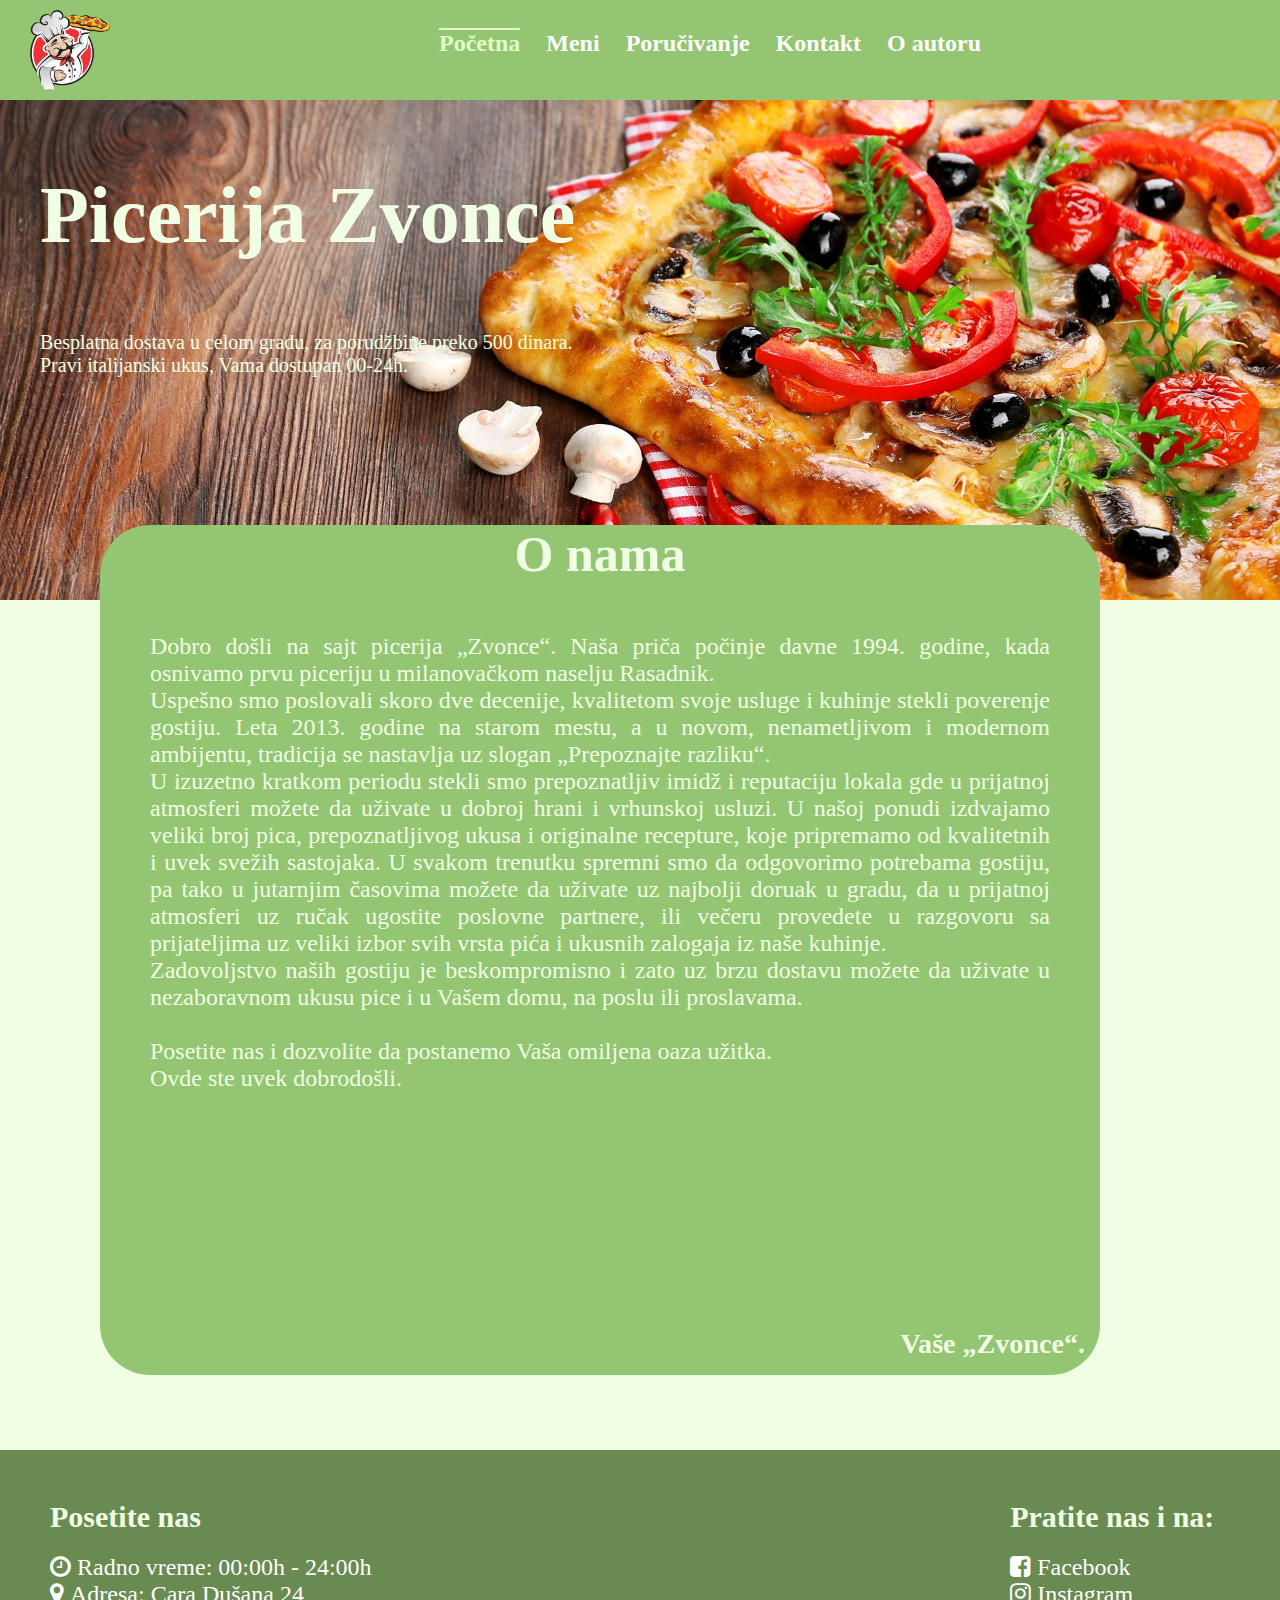
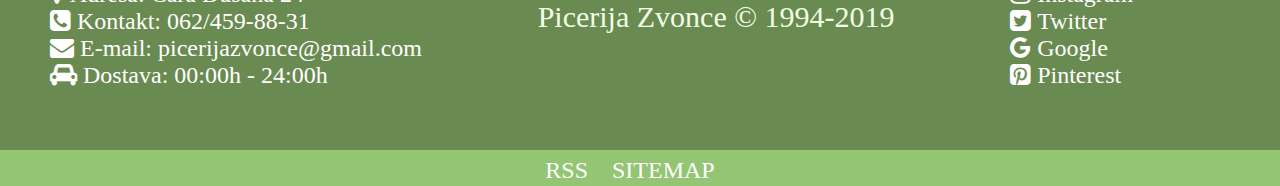
<file: PicerijaZvonce/PicerijaZvonce/index.html>
<!DOCTYPE html>
<html>
	<head>
		<title>Picerija Zvonce</title>
		<meta charset='UTF-8'/>
		<link rel='stylesheet' type='text/css' href='css/style.css'/>
		<link rel='shortcut icon' href='img/logo.ico'/>
		<link rel="stylesheet" href="https://cdnjs.cloudflare.com/ajax/libs/font-awesome/4.7.0/css/font-awesome.min.css"/>
		<meta name="author" content="aleksa&#46;strugarevic&#46;93&#46;19&#64;ict&#46;edu&#46;rs"/>
		<meta name="keywords" content="pica,picerija,zvonce,ukus,tradicija"/>
		<meta name='description' content='Dobro došli u piceriju Zvonce, uživajte u fenomenalnoj atmosferi i izvrsnom ukusu najpoznatijih pica po originalnoj italijanskoj recepturi.'/>
		<meta name='language' content='serbian'/>
	</head>
	<body>
		<div id='okvir'>
			<header id='header'>
				<div id="logo">
					<a href='index.html'><img src='img/logo.png' alt='logo' title='zvonce'/></a>
				</div>
				<div id='meni'>
					<ul>
						<li><a class="active" href="index.html">Početna</a></li>
						<li><a href='meni.html'>Meni</a></li>
						<li><a href='poručivanje.html'>Poručivanje</a></li>
						<li><a href='kontakt.html'>Kontakt</a></li>
						<li><a href='autor.html'>O autoru</a></li>
					</ul>
				</div>
				<div class='cistac'></div>
			</header>
			<div id='slajder'>
				<h1>Picerija Zvonce</h1>
				<p>Besplatna dostava u celom gradu, za porudžbine preko 500 dinara.<br/>Pravi italijanski ukus, Vama dostupan 00-24h. </p>
			</div>
			<div id='bio'>
				<h2>O nama</h2>
				<p>Dobro došli na sajt picerija „Zvonce“. Naša priča počinje davne 1994. godine, kada osnivamo prvu piceriju u milanovačkom naselju Rasadnik. <br/>

				Uspešno smo poslovali skoro dve decenije, kvalitetom svoje usluge i kuhinje stekli poverenje gostiju. Leta 2013. godine na starom mestu, a u novom, 
				nenametljivom i modernom ambijentu, tradicija se nastavlja uz slogan „Prepoznajte razliku“. <br/>
				 U izuzetno kratkom periodu stekli smo prepoznatljiv imidž i reputaciju lokala gde u prijatnoj atmosferi možete da uživate u dobroj hrani i vrhunskoj usluzi. U našoj ponudi izdvajamo veliki broj pica, prepoznatljivog ukusa i originalne recepture, 
				koje pripremamo od kvalitetnih i uvek svežih sastojaka. U svakom trenutku spremni smo da odgovorimo potrebama gostiju, pa tako u jutarnjim 
				časovima možete da uživate uz najbolji doruak u gradu, da u prijatnoj atmosferi uz ručak ugostite poslovne partnere, ili večeru provedete u razgovoru sa prijateljima uz veliki izbor svih vrsta pića i ukusnih zalogaja iz naše kuhinje. <br/>
				Zadovoljstvo naših gostiju je beskompromisno i zato uz brzu dostavu možete da uživate u nezaboravnom ukusu pice i u Vašem domu, na poslu ili proslavama. <br/><br/> Posetite nas i dozvolite da postanemo Vaša omiljena oaza užitka. <br/> Ovde ste uvek dobrodošli.<br/><br/>
				</p>
			<div id='potpis'> <h3>Vaše „Zvonce“.</h3>
			</div>
			</div>
			<footer id='footer'>
				<div class='info'>
					<h3>Posetite nas</h3>
					<ul>
						<li><a href='kontakt.html'><i class="fa fa-clock-o">&nbsp;Radno vreme: 00:00h - 24:00h</i></a></li> 
						<li><a href='kontakt.html'><i class="fa fa-map-marker">&nbsp;Adresa: Cara Dušana 24</i></a></li> 
						<li><a href='kontakt.html'><i class="fa fa-phone-square">&nbsp;Kontakt: 062/459-88-31</i></a></li> 
						<li><a href='kontakt.html'><i class="fa fa-envelope">&nbsp;E-mail: picerijazvonce&#64;gmail&#46;com</i></a></li>
						<li><a href='kontakt.html'><i class="fa fa-automobile">&nbsp;Dostava: 00:00h - 24:00h</i></a></li>
					</ul>
				</div>
				<div class='info'>
					<p>Picerija Zvonce &copy; 1994-2019</p>
				</div>	
				<div class='info'>
					<h3>Pratite nas i na:</h3>
					<ul>
						<li><a href='https://sr-rs.facebook.com/'target='_blank'><i class='fa fa-facebook-square'>&nbsp;Facebook</i></a></li> 
						<li><a href='https://www.instagram.com/'target='_blank'><i class='fa fa-instagram'>&nbsp;Instagram</i></a></li> 
						<li><a href='https://twitter.com/'target='_blank'><i class='fa fa-twitter-square'>&nbsp;Twitter</i></a></li> 
						<li><a href='https://accounts.google.com/signin/v2/identifier?service=mail&passive=true&rm=false&continue=https%3A%2F%2Fmail.google.com%2Fmail%2F&ss=1&scc=1&ltmpl=default&ltmplcache=2&emr=1&osid=1&flowName=GlifWebSignIn&flowEntry=ServiceLogin'target='_blank'><i class='fa fa-google'>&nbsp;Google</i></a></li> 
						<li><a href='https://www.pinterest.com/'target='_blank'><i class='fa fa-pinterest-square'>&nbsp;Pinterest</i></a></li>
                       </ul>
				</div>
				<div class='cistac'></div>
			</footer>
			<div id='rs'>
					<ul>
						<li><a href='rss.xml' target='_blank'>RSS</a></li>
				        <li><a href="sitemap.xml" target='_blank'>SITEMAP</a></li>
					</ul>
				</div>
		</div>
	</body>
</html>
</file>
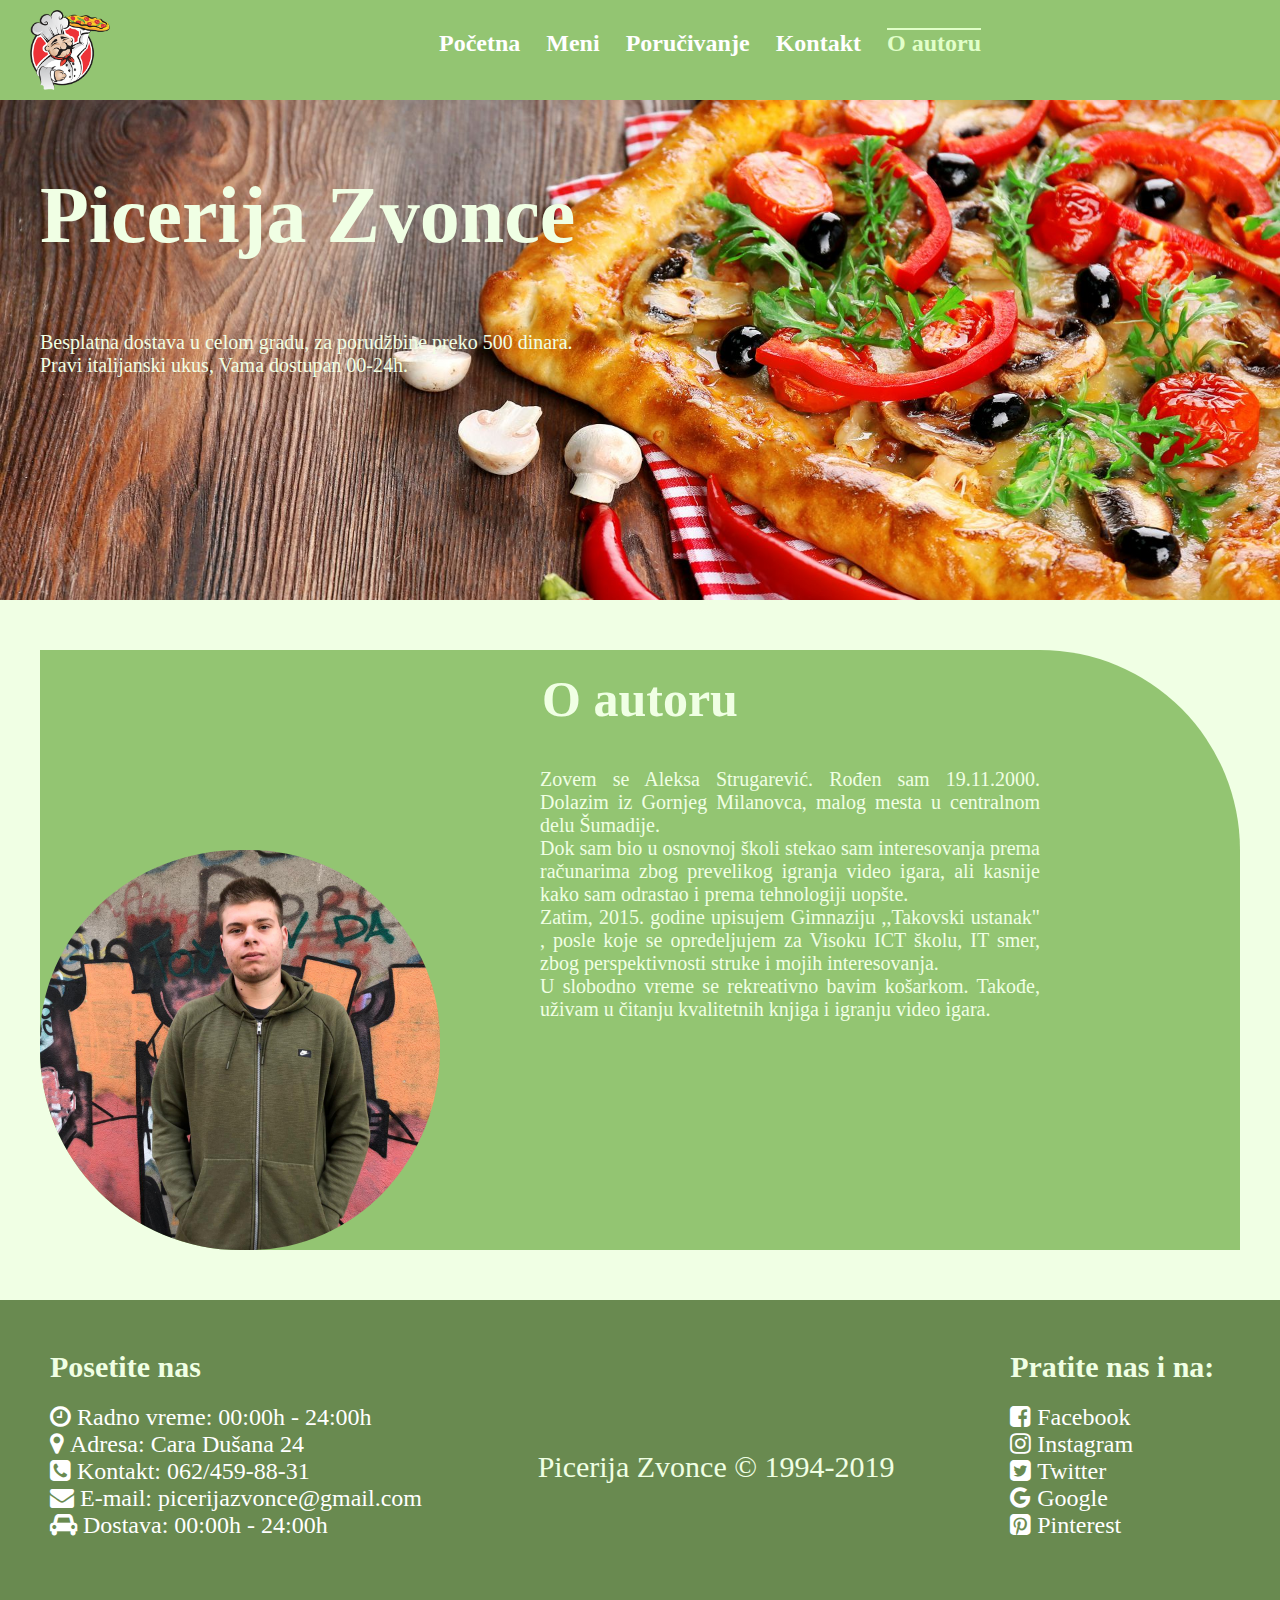
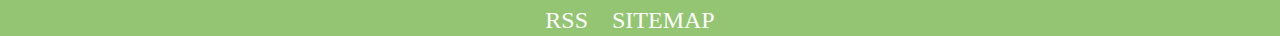
<file: PicerijaZvonce/PicerijaZvonce/autor.html>
<!DOCTYPE html>
<html>
	<head>
		<title>Picerija Zvonce</title>
		<meta charset='UTF-8'/>
		<link rel='stylesheet' type='text/css' href='css/style.css'/>
		<link rel='shortcut icon' href='img/logo.ico'/>
		<link rel="stylesheet" href="https://cdnjs.cloudflare.com/ajax/libs/font-awesome/4.7.0/css/font-awesome.min.css"/>
		<meta name="author" content="aleksa&#46;strugarevic&#46;93&#46;19&#64;ict&#46;edu&#46;rs"/>
		<meta name="keywords" content="autor,biografija,ICT,škola,IT"/>
		<meta name='description' content='Na ovoj stranici možete pogledajte najsažetiji vid moje biografije u dosadašnjem delu života.'/>
		<meta name='language' content='serbian'/>
	</head>
	<body>
		<div id='okvir'>
			<header id='header'>
				<div id="logo">
					<a href='index.html'><img src='img/logo.png' alt='logo' title='zvonce'/></a>
				</div>
				<div id='meni'>
					<ul>
						<li><a href="index.html">Početna</a></li>
						<li><a href='meni.html'>Meni</a></li>
						<li><a href='poručivanje.html'>Poručivanje</a></li>
						<li><a href='kontakt.html'>Kontakt</a></li>
						<li><a class="active" href='autor.html'>O autoru</a></li>
					</ul>
				</div>
				<div class='cistac'></div>
			</header>
			<div id='slajder'>
				<h1>Picerija Zvonce</h1>
				<p>Besplatna dostava u celom gradu, za porudžbine preko 500 dinara.<br/>Pravi italijanski ukus, Vama dostupan 00-24h. </p>
			</div>
			<div id='autor'>
				<div id='tekst'>
				<h2>O autoru</h2>
				<p>Zovem se Aleksa Strugarević. Rođen sam 19.11.2000. Dolazim iz Gornjeg Milanovca, malog mesta u centralnom delu Šumadije. <br/>
				Dok sam bio u osnovnoj školi stekao sam interesovanja prema računarima zbog prevelikog igranja video igara, ali kasnije kako sam odrastao i prema tehnologiji uopšte.<br/>
				Zatim, 2015. godine upisujem Gimnaziju ,,Takovski ustanak" , posle koje se opredeljujem za Visoku ICT školu, IT smer, zbog perspektivnosti struke i mojih interesovanja. <br/>
				U slobodno vreme se rekreativno bavim košarkom. Takođe, uživam u čitanju kvalitetnih knjiga i igranju video igara.</p> </div>
				<div id='slika'><img src='img/autor.jpg' alt='autor' title='autor' width='400px'height='400px'/></div>
				<div class='cistac'></div>
			</div>
			<footer id='footer'>
				<div class='info'>
					<h3>Posetite nas</h3>
					<ul>
						<li><a href='kontakt.html'><i class="fa fa-clock-o">&nbsp;Radno vreme: 00:00h - 24:00h</i></a></li> 
						<li><a href='kontakt.html'><i class="fa fa-map-marker">&nbsp;Adresa: Cara Dušana 24</i></a></li> 
						<li><a href='kontakt.html'><i class="fa fa-phone-square">&nbsp;Kontakt: 062/459-88-31</i></a></li> 
						<li><a href='kontakt.html'><i class="fa fa-envelope">&nbsp;E-mail: picerijazvonce&#64;gmail&#46;com</i></a></li>
						<li><a href='kontakt.html'><i class="fa fa-automobile">&nbsp;Dostava: 00:00h - 24:00h</i></a></li>
					</ul>
				</div>
				<div class='info'>
					<p>Picerija Zvonce &copy; 1994-2019</p>
				</div>
				<div class='info'>
					<h3>Pratite nas i na:</h3>
					<ul>
						<li><a href='https://sr-rs.facebook.com/'target='_blank'><i class='fa fa-facebook-square'>&nbsp;Facebook</i></a></li> 
						<li><a href='https://www.instagram.com/'target='_blank'><i class='fa fa-instagram'>&nbsp;Instagram</i></a></li> 
						<li><a href='https://twitter.com/'target='_blank'><i class='fa fa-twitter-square'>&nbsp;Twitter</i></a></li> 
						<li><a href='https://accounts.google.com/signin/v2/identifier?service=mail&passive=true&rm=false&continue=https%3A%2F%2Fmail.google.com%2Fmail%2F&ss=1&scc=1&ltmpl=default&ltmplcache=2&emr=1&osid=1&flowName=GlifWebSignIn&flowEntry=ServiceLogin'target='_blank'><i class='fa fa-google'>&nbsp;Google</i></a></li> 
						<li><a href='https://www.pinterest.com/'target='_blank'><i class='fa fa-pinterest-square'>&nbsp;Pinterest</i></a></li>
					</ul>
				</div>
				<div class='cistac'></div>
			</footer>
				<div id='rs'>
					<ul>
						<li><a href='rss.xml' target='_blank'>RSS</a></li>
				        <li><a href="sitemap.xml" target='_blank'>SITEMAP</a></li>
					</ul>
				</div>
		</div>
	</body>
</html>
</file>
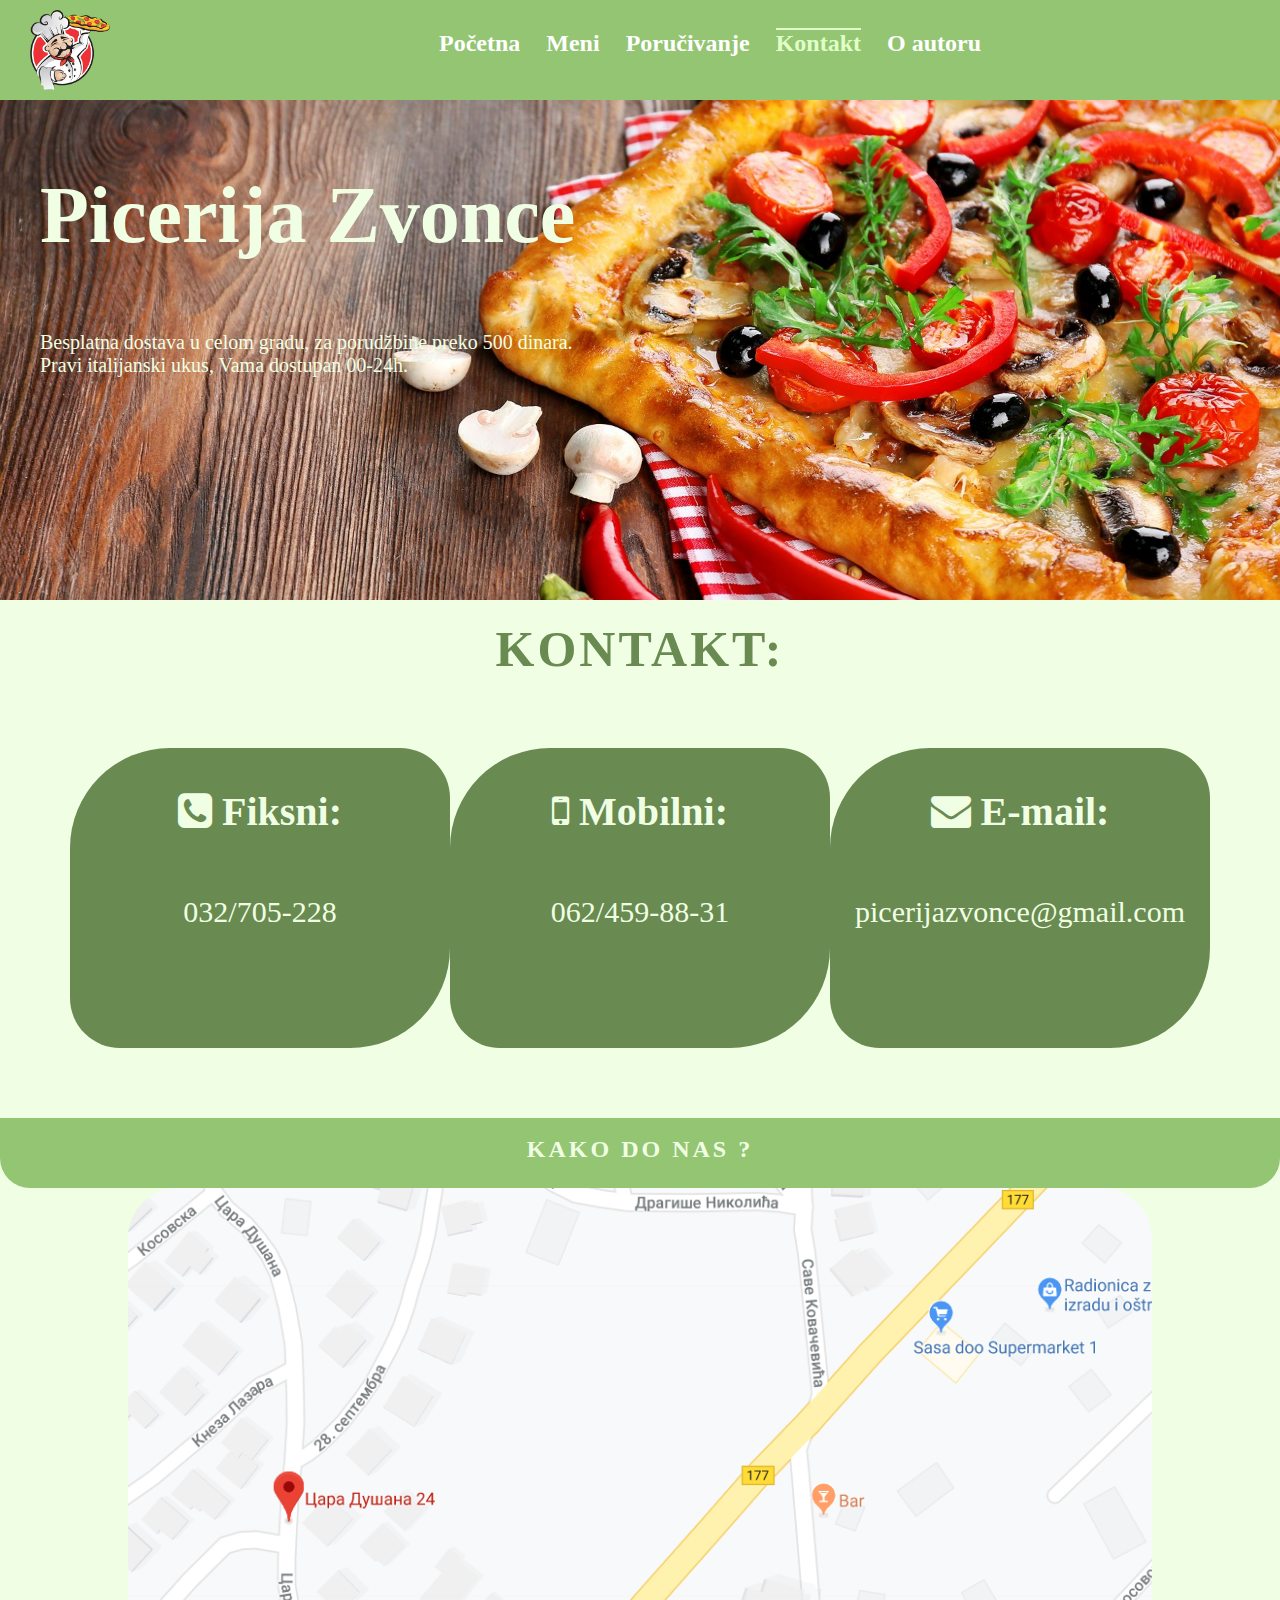
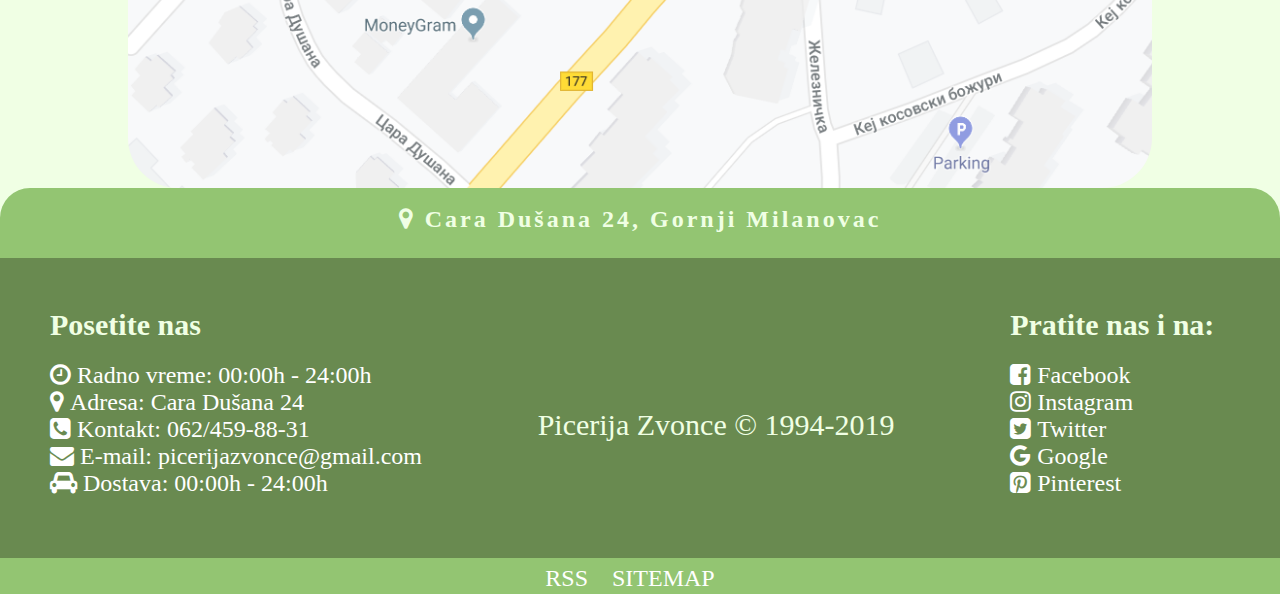
<file: PicerijaZvonce/PicerijaZvonce/kontakt.html>
<!DOCTYPE html>
<html>
	<head>
		<title>Picerija Zvonce</title>
		<meta charset='UTF-8'/>
		<link rel='stylesheet' type='text/css' href='css/style.css'/>
		<link rel='shortcut icon' href='img/logo.ico'/>
		<link rel="stylesheet" href="https://cdnjs.cloudflare.com/ajax/libs/font-awesome/4.7.0/css/font-awesome.min.css"/>
		<meta name="author" content="aleksa&#46;strugarevic&#46;93&#46;19&#64;ict&#46;edu&#46;rs"/>
		<meta name='description' content='Stranica kontakt je tako orjentisana da na najlakši mogući način dođete do informacija kao što su adresa,kontakt telefon,mail i mnoge druge...'/>
		<meta name="keywords" content="kontakt,fiksni,adresa,e-mail,mobilni"/>
		<meta name='language' content='serbian'/>
	</head>
	<body>
		<div id='okvir'>
			<header id='header'>
				<div id="logo">
					<a href='index.html'><img src='img/logo.png' alt='logo' title='zvonce'/></a>
				</div>
				<div id='meni'>
					<ul>
						<li><a  href="index.html">Početna</a></li>
						<li><a href='meni.html'>Meni</a></li>
						<li><a href='poručivanje.html'>Poručivanje</a></li>
						<li><a class="active" href='kontakt.html'>Kontakt</a></li>
						<li><a href='autor.html'>O autoru</a></li>
					</ul>
				</div>
				<div class='cistac'></div>
			</header>
			<div id='slajder'>
				<h1>Picerija Zvonce</h1>
				<p>Besplatna dostava u celom gradu, za porudžbine preko 500 dinara.<br/>Pravi italijanski ukus, Vama dostupan 00-24h. </p>
			</div>
			<div id='kontakti'>
				<div id='kontakttxt'>
					<h2>KONTAKT:</h2>
				</div>
				<div id='informations'>
					<div class='informacije'>
						<h3><i class='fa fa-phone-square'></i>&nbsp;Fiksni:</h3>
						<p>032/705-228</p>
					</div>
					<div class='informacije'>
						<h3><i class="fa fa-mobile"></i>&nbsp;Mobilni:</h3>
						<p>062/459-88-31</p>
					</div>
					<div class='informacije'>
						<h3><i class="fa fa-envelope"></i>&nbsp;E-mail:</h3>
						<p>picerijazvonce&#64;gmail&#46;com</p>
					</div>
				</div>
				<div id='text1'>
					<p>KAKO DO NAS ?</p>
				</div>
				<div id='kakoDoNas'>
				</div>
				<div id='text2'>
				<p><i class="fa fa-map-marker"></i>&nbsp;Cara Dušana 24, Gornji Milanovac</p>
				</div>
			</div>
			<footer id='footer'>
				<div class='info'>
					<h3>Posetite nas</h3>
					<ul>
						<li><a href='kontakt.html'><i class="fa fa-clock-o">&nbsp;Radno vreme: 00:00h - 24:00h</i></a></li> 
						<li><a href='kontakt.html'><i class="fa fa-map-marker">&nbsp;Adresa: Cara Dušana 24</i></a></li> 
						<li><a href='kontakt.html'><i class="fa fa-phone-square">&nbsp;Kontakt: 062/459-88-31</i></a></li> 
						<li><a href='kontakt.html'><i class="fa fa-envelope">&nbsp;E-mail: picerijazvonce&#64;gmail&#46;com</i></a></li>
						<li><a href='kontakt.html'><i class="fa fa-automobile">&nbsp;Dostava: 00:00h - 24:00h</i></a></li>
					</ul>
				</div>
				<div class='info'>
					<p>Picerija Zvonce &copy; 1994-2019</p>
				</div>				
				<div class='info'>				
					<h3>Pratite nas i na:</h3>
					<ul>
						<li><a href='https://sr-rs.facebook.com/'target='_blank'><i class='fa fa-facebook-square'>&nbsp;Facebook</i></a></li> 
						<li><a href='https://www.instagram.com/'target='_blank'><i class='fa fa-instagram'>&nbsp;Instagram</i></a></li> 
						<li><a href='https://twitter.com/'target='_blank'><i class='fa fa-twitter-square'>&nbsp;Twitter</i></a></li> 
						<li><a href='https://accounts.google.com/signin/v2/identifier?service=mail&passive=true&rm=false&continue=https%3A%2F%2Fmail.google.com%2Fmail%2F&ss=1&scc=1&ltmpl=default&ltmplcache=2&emr=1&osid=1&flowName=GlifWebSignIn&flowEntry=ServiceLogin'target='_blank'><i class='fa fa-google'>&nbsp;Google</i></a></li> 
						<li><a href='https://www.pinterest.com/'target='_blank'><i class='fa fa-pinterest-square'>&nbsp;Pinterest</i></a></li>
					</ul>
				</div>
				<div class='cistac'></div>
			</footer>
				<div id='rs'>
					<ul>
						<li><a href='rss.xml' target='_blank'>RSS</a></li>
				        <li><a href="sitemap.xml" target='_blank'>SITEMAP</a></li>
					</ul>
				</div>
		</div>
	</body>
</html>
</file>
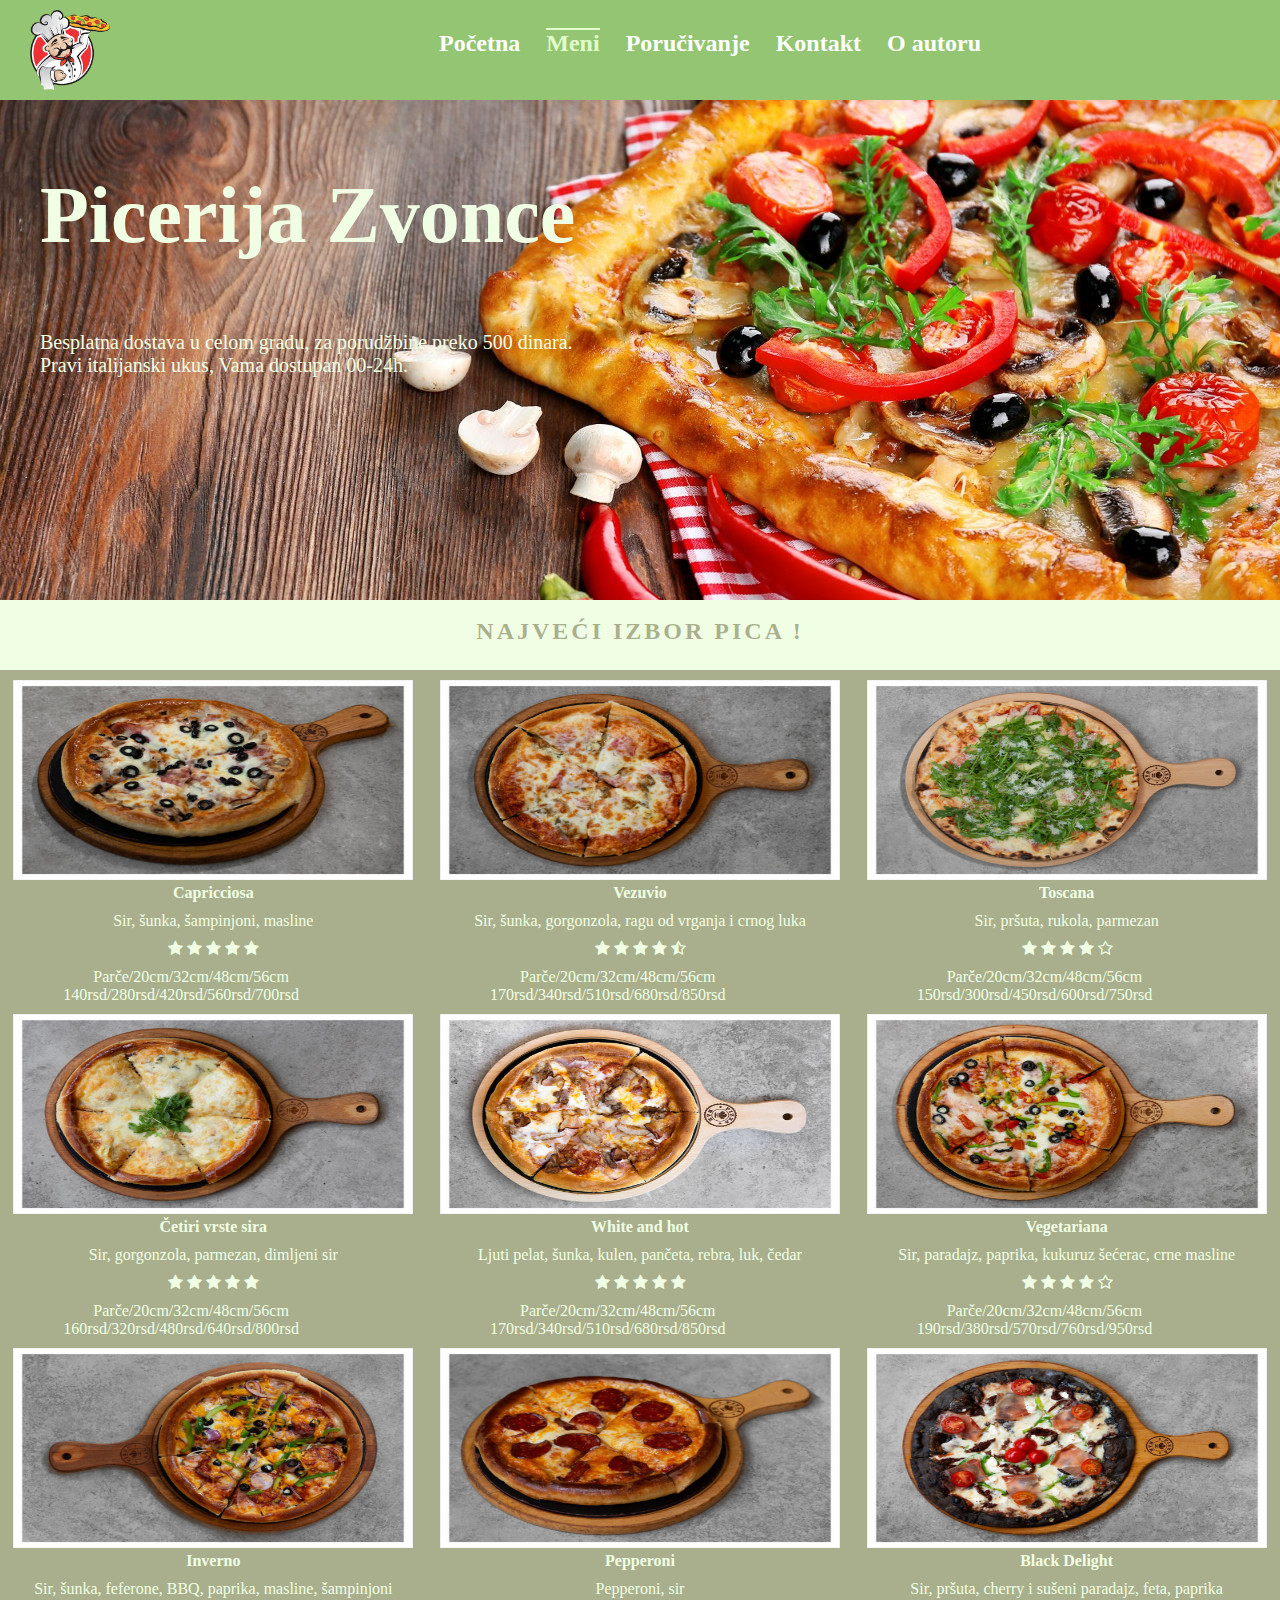
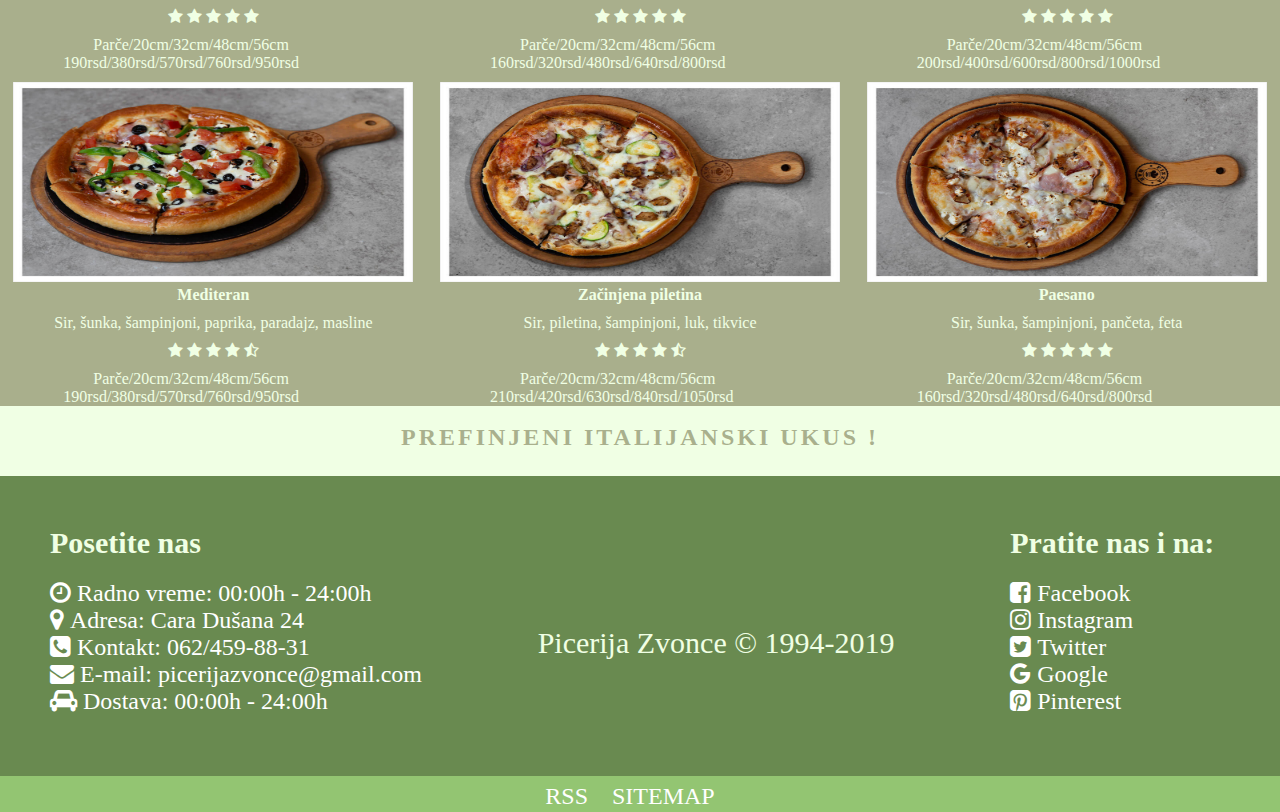
<file: PicerijaZvonce/PicerijaZvonce/meni.html>
<!DOCTYPE html>
<html>
	<head>
		<title>Picerija Zvonce</title>
		<meta charset='UTF-8'/>
		<link rel='stylesheet' type='text/css' href='css/style.css'/>
		<link rel='shortcut icon' href='img/logo.ico'/>
		<link rel="stylesheet" href="https://cdnjs.cloudflare.com/ajax/libs/font-awesome/4.7.0/css/font-awesome.min.css"/>
		<meta name="author" content="aleksa&#46;strugarevic&#46;93&#46;19&#64;ict&#46;edu&#46;rs"/>
		<meta name="keywords" content="meni,sir,šunka,masline,šampinjoni"/>
		<meta name='description' content='Celokupan izbor naše kuhinje na jednom mestu. Opredelite se za Vama najukusniji zalogaj.'/>
		<meta name='language' content='serbian'/>
	</head>
	<body>
		<div id='okvir'>
			<header id='header'>
				<div id="logo">
					<a href='index.html'><img src='img/logo.png' alt='logo' title='zvonce'/></a>
				</div>
				<div id='meni'>
					<ul>
						<li><a  href="index.html">Početna</a></li>
						<li><a class="active" href='meni.html'>Meni</a></li>
						<li><a href='poručivanje.html'>Poručivanje</a></li>
						<li><a href='kontakt.html'>Kontakt</a></li>
						<li><a href='autor.html'>O autoru</a></li>												
					</ul>
				</div>
				<div class='cistac'></div>
			</header>
			<div id='slajder'>
				<h1>Picerija Zvonce</h1>
				<p>Besplatna dostava u celom gradu, za porudžbine preko 500 dinara.<br/>Pravi italijanski ukus, Vama dostupan 00-24h. </p>
			</div>
				<div id='jelovnik'>	
					<div class='promo'>
						<p>NAJVEĆI IZBOR PICA !</p>
					</div>
						<div class='pice'>
							<div class='pizza'>
								<img src='img/capricciosa.jpg' alt='Capricciosa' width='400px'height='200px'/>			
								<h4>Capricciosa</h4>
								<p>Sir, šunka, šampinjoni, masline</p>
								<div class='cenaIocene'>
									<div class='ocene'>
										<i class='fa fa-star'></i>
										<i class='fa fa-star'></i>
										<i class='fa fa-star'></i>
										<i class='fa fa-star'></i>
										<i class='fa fa-star'></i>
									</div>
									<div class='velicina'>Parče/20cm/32cm/48cm/56cm</div>
									<div class='cena'>140rsd/280rsd/420rsd/560rsd/700rsd</div>
								</div>	
							</div>
							<div class='pizza'>
								<img src='img/vezuvio.jpg' alt='Vezuvio' width='400px'height='200px'/>			
								<h4>Vezuvio</h4>
								<p>Sir, šunka, gorgonzola, ragu od vrganja i crnog luka</p>
								<div class='cenaIocene'>
									<div class='ocene'>
										<i class='fa fa-star'></i>
										<i class='fa fa-star'></i>
										<i class='fa fa-star'></i>
										<i class='fa fa-star'></i>
										<i class='fa fa-star-half-empty'></i>
									</div>
									<div class='velicina'>Parče/20cm/32cm/48cm/56cm</div>
									<div class='cena'>170rsd/340rsd/510rsd/680rsd/850rsd</div>
								</div>
							</div>
							<div class='pizza'>
								<img src='img/toscana.jpg' alt='Toscana' width='400px'height='200px'/>			
								<h4>Toscana</h4>
								<p>Sir, pršuta, rukola, parmezan</p>
								<div class='cenaIocene'>
									<div class='ocene'>
										<i class='fa fa-star'></i>
										<i class='fa fa-star'></i>
										<i class='fa fa-star'></i>
										<i class='fa fa-star'></i>
										<i class='fa fa-star-o'></i>
									</div>
									<div class='velicina'>Parče/20cm/32cm/48cm/56cm</div>
									<div class='cena'>150rsd/300rsd/450rsd/600rsd/750rsd</div>
								</div>
							</div>
						</div>
						<div class='pice'>
							<div class='pizza'>
								<img src='img/4sira.jpg' alt='Četiri vrste sira' width='400px'height='200px'/>			
								<h4>Četiri vrste sira</h4>
								<p>Sir, gorgonzola, parmezan, dimljeni sir</p>
								<div class='cenaIocene'>
									<div class='ocene'>
										<i class='fa fa-star'></i>
										<i class='fa fa-star'></i>
										<i class='fa fa-star'></i>
										<i class='fa fa-star'></i>
										<i class='fa fa-star'></i>
									</div>
									<div class='velicina'>Parče/20cm/32cm/48cm/56cm</div>
									<div class='cena'>160rsd/320rsd/480rsd/640rsd/800rsd</div>
								</div>	
							</div>
							<div class='pizza'>
								<img src='img/whiteandhot.jpg' alt='White and hot' width='400px'height='200px'/>			
								<h4>White and hot</h4>
								<p>Ljuti pelat, šunka, kulen, pančeta, rebra, luk, čedar</p>
								<div class='cenaIocene'>
									<div class='ocene'>
										<i class='fa fa-star'></i>
										<i class='fa fa-star'></i>
										<i class='fa fa-star'></i>
										<i class='fa fa-star'></i>
										<i class='fa fa-star'></i>
									</div>
									<div class='velicina'>Parče/20cm/32cm/48cm/56cm</div>
									<div class='cena'>170rsd/340rsd/510rsd/680rsd/850rsd</div>
								</div>
							</div>
							<div class='pizza'>
								<img src='img/vegetariana.jpg' alt='Vegetariana' width='400px'height='200px'/>			
								<h4>Vegetariana</h4>
								<p>Sir, paradajz, paprika, kukuruz šećerac, crne masline</p>
								<div class='cenaIocene'>
									<div class='ocene'>
										<i class='fa fa-star'></i>
										<i class='fa fa-star'></i>
										<i class='fa fa-star'></i>
										<i class='fa fa-star'></i>
										<i class='fa fa-star-o'></i>
									</div>
									<div class='velicina'>Parče/20cm/32cm/48cm/56cm</div>
									<div class='cena'>190rsd/380rsd/570rsd/760rsd/950rsd</div>
								</div>
							</div>
						</div>
						<div class='pice'>
							<div class='pizza'>
								<img src='img/inverno.jpg' alt='Inverno' width='400px'height='200px'/>			
								<h4>Inverno</h4>
								<p>Sir, šunka, feferone, BBQ, paprika, masline, šampinjoni</p>
								<div class='cenaIocene'>
									<div class='ocene'>
										<i class='fa fa-star'></i>
										<i class='fa fa-star'></i>
										<i class='fa fa-star'></i>
										<i class='fa fa-star'></i>
										<i class='fa fa-star'></i>
									</div>
									<div class='velicina'>Parče/20cm/32cm/48cm/56cm</div>
									<div class='cena'>190rsd/380rsd/570rsd/760rsd/950rsd</div>
								</div>	
							</div>
							<div class='pizza'>
								<img src='img/pepperoni.jpg' alt='Pepperoni' width='400px'height='200px'/>			
								<h4>Pepperoni</h4>
								<p>Pepperoni, sir</p>
								<div class='cenaIocene'>
									<div class='ocene'>
										<i class='fa fa-star'></i>
										<i class='fa fa-star'></i>
										<i class='fa fa-star'></i>
										<i class='fa fa-star'></i>
										<i class='fa fa-star'></i>
									</div>
									<div class='velicina'>Parče/20cm/32cm/48cm/56cm</div>
									<div class='cena'>160rsd/320rsd/480rsd/640rsd/800rsd</div>
								</div>
							</div>
							<div class='pizza'>
								<img src='img/blackdelight.jpg' alt='BlackDelight' width='400px'height='200px'/>			
								<h4>Black Delight</h4>
								<p>Sir, pršuta, cherry i sušeni paradajz, feta, paprika</p>
								<div class='cenaIocene'>
									<div class='ocene'>
										<i class='fa fa-star'></i>
										<i class='fa fa-star'></i>
										<i class='fa fa-star'></i>
										<i class='fa fa-star'></i>
										<i class='fa fa-star'></i>
									</div>
									<div class='velicina'>Parče/20cm/32cm/48cm/56cm</div>
									<div class='cena'>200rsd/400rsd/600rsd/800rsd/1000rsd</div>
								</div>
							</div>
						</div>
						<div class='pice'>
							<div class='pizza'>
								<img src='img/mediteran.jpg' alt='Mediteran' width='400px'height='200px'/>			
								<h4>Mediteran</h4>
								<p>Sir, šunka, šampinjoni, paprika, paradajz, masline</p>
								<div class='cenaIocene'>
									<div class='ocene'>
										<i class='fa fa-star'></i>
										<i class='fa fa-star'></i>
										<i class='fa fa-star'></i>
										<i class='fa fa-star'></i>
										<i class='fa fa-star-half-empty'></i>
									</div>
									<div class='velicina'>Parče/20cm/32cm/48cm/56cm</div>
									<div class='cena'>190rsd/380rsd/570rsd/760rsd/950rsd</div>
								</div>	
							</div>
							<div class='pizza'>
								<img src='img/začinjenapiletina.jpg' alt='Začinjena piletina' width='400px'height='200px'/>			
								<h4>Začinjena piletina</h4>
								<p>Sir, piletina, šampinjoni, luk, tikvice</p>
								<div class='cenaIocene'>
									<div class='ocene'>
										<i class='fa fa-star'></i>
										<i class='fa fa-star'></i>
										<i class='fa fa-star'></i>
										<i class='fa fa-star'></i>
										<i class='fa fa-star-half-empty'></i>
									</div>
									<div class='velicina'>Parče/20cm/32cm/48cm/56cm</div>
									<div class='cena'>210rsd/420rsd/630rsd/840rsd/1050rsd</div>
								</div>
							</div>
							<div class='pizza'>
								<img src='img/paesano.jpg' alt='Paesano' width='400px'height='200px'/>			
								<h4>Paesano</h4>
								<p>Sir, šunka, šampinjoni, pančeta, feta</p>
								<div class='cenaIocene'>
									<div class='ocene'>
										<i class='fa fa-star'></i>
										<i class='fa fa-star'></i>
										<i class='fa fa-star'></i>
										<i class='fa fa-star'></i>
										<i class='fa fa-star'></i>
									</div>
									<div class='velicina'>Parče/20cm/32cm/48cm/56cm</div>
									<span class='cena'>160rsd/320rsd/480rsd/640rsd/800rsd</span>
								</div>
							</div>
						</div>
						<div class='promo'>
						<p>PREFINJENI ITALIJANSKI UKUS !</p>
					</div>
				</div>
			<footer id='footer'>
				<div class='info'>
					<h3>Posetite nas</h3>
					<ul>
						<li><a href='kontakt.html'><i class="fa fa-clock-o">&nbsp;Radno vreme: 00:00h - 24:00h</i></a></li> 
						<li><a href='kontakt.html'><i class="fa fa-map-marker">&nbsp;Adresa: Cara Dušana 24</i></a></li> 
						<li><a href='kontakt.html'><i class="fa fa-phone-square">&nbsp;Kontakt: 062/459-88-31</i></a></li> 
						<li><a href='kontakt.html'><i class="fa fa-envelope">&nbsp;E-mail: picerijazvonce&#64;gmail&#46;com</i></a></li>
						<li><a href='kontakt.html'><i class="fa fa-automobile">&nbsp;Dostava: 00:00h - 24:00h</i></a></li>
					</ul>
				</div>
				<div class='info'>
					<p>Picerija Zvonce &copy; 1994-2019</p>
				</div>
				<div class='info'>
					<h3>Pratite nas i na:</h3>
					<ul>
						<li><a href='https://sr-rs.facebook.com/'target='_blank'><i class='fa fa-facebook-square'>&nbsp;Facebook</i></a></li> 
						<li><a href='https://www.instagram.com/'target='_blank'><i class='fa fa-instagram'>&nbsp;Instagram</i></a></li> 
						<li><a href='https://twitter.com/'target='_blank'><i class='fa fa-twitter-square'>&nbsp;Twitter</i></a></li> 
						<li><a href='https://accounts.google.com/signin/v2/identifier?service=mail&passive=true&rm=false&continue=https%3A%2F%2Fmail.google.com%2Fmail%2F&ss=1&scc=1&ltmpl=default&ltmplcache=2&emr=1&osid=1&flowName=GlifWebSignIn&flowEntry=ServiceLogin'target='_blank'><i class='fa fa-google'>&nbsp;Google</i></a></li> 
						<li><a href='https://www.pinterest.com/'target='_blank'><i class='fa fa-pinterest-square'>&nbsp;Pinterest</i></a></li>
					</ul>
				</div>				
				<div class='cistac'></div>
			</footer>
				<div id='rs'>
					<ul>
						<li><a href='rss.xml' target='_blank'>RSS</a></li>
				        <li><a href="sitemap.xml" target='_blank'>SITEMAP</a></li>
					</ul>
				</div>
		</div>
	</body>
</html>
</file>
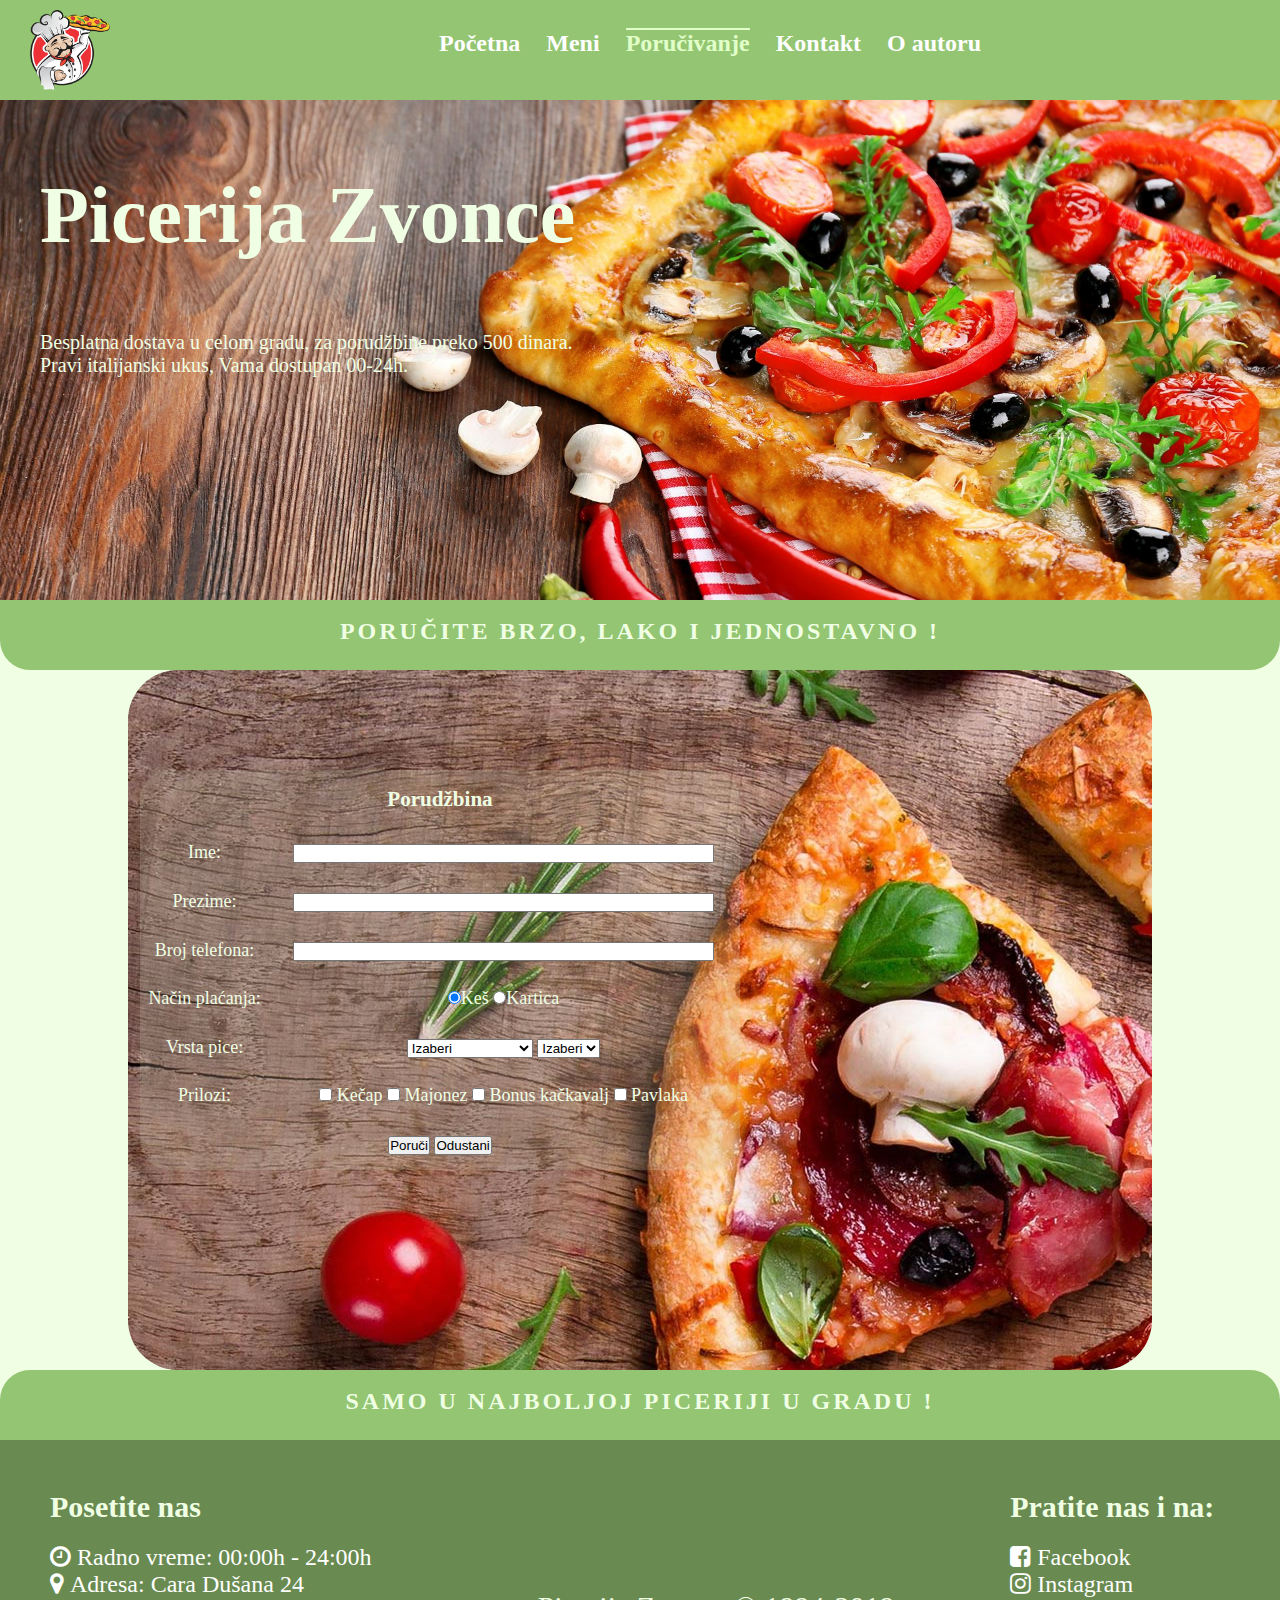
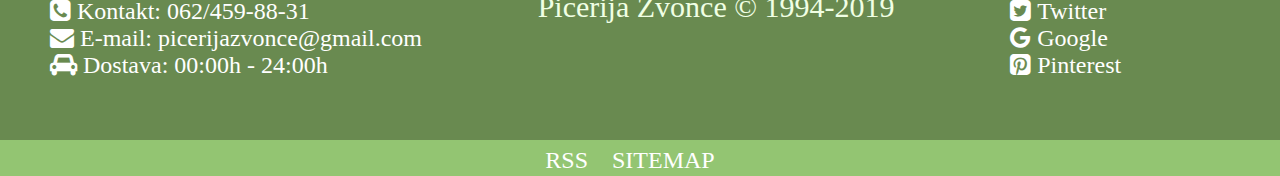
<file: PicerijaZvonce/PicerijaZvonce/poručivanje.html>
<!DOCTYPE html>
<html>
	<head>
		<title>Picerija Zvonce</title>
		<meta charset='UTF-8'/>
		<link rel='stylesheet' type='text/css' href='css/style.css'/>
		<link rel='shortcut icon' href='img/logo.ico'/>
		<link rel="stylesheet" href="https://cdnjs.cloudflare.com/ajax/libs/font-awesome/4.7.0/css/font-awesome.min.css"/>
		<meta name="author" content="aleksa&#46;strugarevic&#46;93&#46;19&#64;ict&#46;edu&#46;rs"/>
		<meta name='description' content='Ovde možete brzo, lako i jednostavno poručiti picu koju želite. Ova stranica je namenjena da ne bi dolazilo do gužve.'/>
		<meta name="keywords" content="poručivanje,prilozi,dostava,porudžbina,vrste"/>
		<meta name='language' content='serbian'/>
	</head>
	<body>
		<div id='okvir'>
			<header id='header'>
				<div id="logo">
					<a href='index.html'><img src='img/logo.png' alt='logo' title='zvonce'/></a>
				</div>
				<div id='meni'>
					<ul>
						<li><a  href="index.html">Početna</a></li>
						<li><a href='meni.html'>Meni</a></li>
						<li><a class="active" href='poručivanje.html'>Poručivanje</a></li>
						<li><a href='kontakt.html'>Kontakt</a></li>
						<li><a href='autor.html'>O autoru</a></li>
					</ul>
				</div>
				<div class='cistac'></div>
			</header>
			<div id='slajder'>
				<h1>Picerija Zvonce</h1>
				<p>Besplatna dostava u celom gradu, za porudžbine preko 500 dinara.<br/>Pravi italijanski ukus, Vama dostupan 00-24h. </p>
			</div>
			<div id='reklama1'>
				<p>PORUČITE BRZO, LAKO I JEDNOSTAVNO !</p>
			</div>
			<div id='porudžbine'>
				<table width='600px' height='400px'>
						<form action="porucivanje.html" method="post">
							<tr>
								<th colspan='2'><h3>Porudžbina</h3></th>
							</tr>
							<tr>
								<td align='center'>Ime:</td>
								<td align='center'><input type='text' size='50px' maxlength='30'/></td>
							</tr>
							<tr>
								<td align='center'>Prezime:</td>
								<td align='center'><input type='text' size='50px' maxlength='30'/></td>
							</tr>
							<tr>
								<td align='center'>Broj telefona:</td>
								<td align='center'><input type='text' size='50px' maxlength='30'/></td>
							</tr>
							<tr>
								<td align='center'>Način plaćanja:</td>
								<td align='center'><input type='radio' name='np'id='kš' checked/>Keš
									<input type='radio' name='np'id='kt'/>Kartica
								</td>
							</tr>
							<tr>
								<td align='center'>Vrsta pice:</td>
								<td align='center'>
							<select>
								<option value='00'>Izaberi</option>
								<option value='01'>Capricciosa</option>
								<option value='02'>Vezuvio</option>
								<option value='03'>Toscana</option>
								<option value='04'>Četiri vrste sira</option>
								<option value='05'>White and hot</option>
								<option value='06'>Vegetariana</option>
								<option value='07'>Inverno</option>
								<option value='08'>Pepperoni</option>
								<option value='09'>Black Delight</option>		
								<option value='10'>Mediteran</option>
								<option value='11'>Začinjena piletina</option>
								<option value='12'>Paesano</option>
							</select>
							<select>
								<option value='0'>Izaberi</option>
								<option value='1'>Parče</option>
								<option value='2'>20cm</option>
								<option value='3'>32cm</option>
								<option value='4'>48cm</option>
								<option value='5'>56cm</option>
							</select>
								</td>
							</tr>
							<tr>
								<td align='center'>Prilozi:</td>
								<td align='center'>
									<input type='checkbox' name='chbK' id='K'/> Kečap     
									<input type='checkbox' name='chbM' id='M'/> Majonez 									
									<input type='checkbox' name='chbBK' id='BK'/> Bonus kačkavalj	 
									<input type='checkbox' name='chbP' id='P'/> Pavlaka
								</td>
							</tr>
							<tr>
								<td colspan='2' align='center'><input type='submit'name='taster1'id='1taster'value='Poruči'/>
								<input type='reset'name='taster2'id='2taster'value='Odustani'/></td>
							</tr>
						</form>
					</table>
			</div>
			<div id='reklama2'>
				<p>SAMO U NAJBOLJOJ PICERIJI U GRADU !</p>
			</div>
			<footer id='footer'>
				<div class='info'>
					<h3>Posetite nas</h3>
					<ul>
						<li><a href='kontakt.html'><i class="fa fa-clock-o">&nbsp;Radno vreme: 00:00h - 24:00h</i></a></li> 
						<li><a href='kontakt.html'><i class="fa fa-map-marker">&nbsp;Adresa: Cara Dušana 24</i></a></li> 
						<li><a href='kontakt.html'><i class="fa fa-phone-square">&nbsp;Kontakt: 062/459-88-31</i></a></li> 
						<li><a href='kontakt.html'><i class="fa fa-envelope">&nbsp;E-mail: picerijazvonce&#64;gmail&#46;com</i></a></li>
						<li><a href='kontakt.html'><i class="fa fa-automobile">&nbsp;Dostava: 00:00h - 24:00h</i></a></li>
					</ul>
				</div>
				<div class='info'>
					<p>Picerija Zvonce &copy; 1994-2019</p>
				</div>
				<div class='info'>
					<h3>Pratite nas i na:</h3>
					<ul>
						<li><a href='https://sr-rs.facebook.com/'target='_blank'><i class='fa fa-facebook-square'>&nbsp;Facebook</i></a></li> 
						<li><a href='https://www.instagram.com/'target='_blank'><i class='fa fa-instagram'>&nbsp;Instagram</i></a></li> 
						<li><a href='https://twitter.com/'target='_blank'><i class='fa fa-twitter-square'>&nbsp;Twitter</i></a></li> 
						<li><a href='https://accounts.google.com/signin/v2/identifier?service=mail&passive=true&rm=false&continue=https%3A%2F%2Fmail.google.com%2Fmail%2F&ss=1&scc=1&ltmpl=default&ltmplcache=2&emr=1&osid=1&flowName=GlifWebSignIn&flowEntry=ServiceLogin'target='_blank'><i class='fa fa-google'>&nbsp;Google</i></a></li> 
						<li><a href='https://www.pinterest.com/'target='_blank'><i class='fa fa-pinterest-square'>&nbsp;Pinterest</i></a></li>
					</ul>
				</div>
				<div class='cistac'></div>
			</footer>
				<div id='rs'>
					<ul>
						<li><a href='rss.xml' target='_blank'>RSS</a></li>
				        <li><a href="sitemap.xml" target='_blank'>SITEMAP</a></li>
					</ul>
				</div>
		</div>
	</body>
</html>
</file>
<file: PicerijaZvonce/PicerijaZvonce/css/style.css>
*{
	margin:0px;
	padding:0px;
}
.cistac{
	clear:both;
}
ul{
	list-style:none;
}
li{
display:inline-block;
}
a{
	text-decoration:none;
	font-size:24px;
	color:#fff;
}
body{
background-color:#f0ffe4;
}
#okvir{
width:100%;

}
#header{
width:100%;
height:100px;
background-color:#93c572;
margin:0px auto;
}
#logo{
float:left;
padding:0px 30px;
padding-top:10px;
}
#logo img{
width:80px;
height:80px;
}
#meni {
font-weight:700;
font-size:24px;
font-family: 'Bebas Neue', cursive;
text-align:center;
}
#meni li{
padding-right:10px;
padding-left:10px;
margin:30px auto;
}
#meni ul li a.active
{
color:#e1ffc9;
border-top:2px solid #e1ffc9;
}
#meni ul li a:hover{
color:#e1ffc9;
}
#slajder{
width:100%;
height:500px;
background:url(../img/slajder.jpg);
background-size:cover;
}
#slajder h1{
color:#f0ffe4;
font-size:80px;
padding-top:70px;
padding-left:40px;
font-family: 'Calistoga', cursive;
}
#slajder p{
color:#f0ffe4;
font-size:20px;
padding-left:40px;
margin-top:70px;
font-family: 'Calistoga', cursive;
}
#bio{
width:1000px;
height:850px;
background-color:#93c572;
margin:0px 700px 0px 100px;
border-radius:50px;
position:relative;
top:-75px;
}
#bio h2{
color:#f0ffe4;
text-align:center;
font-size:50px;
font-family: 'Bebas Neue', cursive;
}
#bio p{
padding:50px;
color:#f0ffe4;
font-size:24px;
font-family: 'Calistoga', cursive;
text-align:justify;
}
#potpis{
position:absolute;
bottom:15px;
right:15px;
color:#f0ffe4;
font-size:24px;
font-family: 'Calistoga', cursive;
}
#footer{
width:100%;
height:300px;
background-color:#698a50;
display:flex;
justify-content:space-between;
}
.info{
float:left;
padding:50px;
}
.info h3{
color:#f0ffe4;
font-family: 'Calistoga', cursive;
font-size:30px;
margin-bottom:20px;
}
.info ul li {
display:block;
color:#f0ffe4;
}
.info p{
color:#f0ffe4;
font-family: 'Calistoga', cursive;
font-size:30px;
margin-top:100px;
}
#jelovnik{
width:100%;
height:auto;
background-color:rgba(122, 122, 82,0.6);
}
.promo {
width:100%;
height:70px;
background-color:#f0ffe4;
}
.promo p{
text-align:center;
font-weight:700;
font-size:24px;
font-family: 'Bebas Neue', cursive;
color:rgba(122, 122, 82,0.6);
letter-spacing:3px;
padding:18px;
}
.pice{
display:flex;
justify-content:space-around;
}
.pice h4{
text-align:center;
font-family: 'Bebas Neue', cursive;
color:#f0ffe4;
margin-bottom:10px;
}
.pice p{
text-align:center;
font-family: 'Bebas Neue', cursive;
color:#f0ffe4;
margin-bottom:10px;
}
.pizza{
margin-top:10px;
transition:width 3s,height 3s,transform 1s;
}
.pizza:hover{
transform:rotate(2deg);
}
.ocene{
font-family: 'Bebas Neue', cursive;
color:#f0ffe4;
margin-left:155px;
}

.cena{
margin-left:50px;
font-family: 'Bebas Neue', cursive;
color:#f0ffe4;

}
.velicina{
margin-left:80px;
font-family: 'Bebas Neue', cursive;
color:#f0ffe4;
margin-top:10px;
}
#reklama1{
width:100%;
height:70px;
background-color:#93c572;
border-radius:30px;
border-top-left-radius:0px;
border-top-right-radius:0px;
}
#reklama1 p{
color:#f0ffe4;
font-weight:700;
font-size:24px;
font-family: 'Bebas Neue', cursive;
text-align:center;
letter-spacing:3px;
padding:18px;
}
#reklama2{
width:100%;
height:70px;
background-color:#93c572;
border-radius:30px;
border-bottom-left-radius:0px;
border-bottom-right-radius:0px;
}
#reklama2 p{
color:#f0ffe4;
font-weight:700;
font-size:24px;
font-family: 'Bebas Neue', cursive;
text-align:center;
letter-spacing:3px;
padding:18px;
}
#porudžbine{
width:80%;
height:700px;
background-image:url(../img/poruči.jpg);
margin:0px auto;
border-radius:50px;
}
#porudžbine h3{
font-family: 'Bebas Neue', cursive;
color:#f0ffe4;
}
#porudžbine table{
margin:0px auto;
margin-bottom:50px;
background:rgba(204,204,179,0.2);
color:#f0ffe4;
font-size:18px;
font-family: 'Bebas Neue', cursive;
border-radius:30px;
position:relative;
top:100px;
right:200px;
}
#autor{
width:1200px;
height:600px;
background-color:#93c572;
margin:50px auto;
border-radius:0px 200px 0px 200px ;
position:relative;
}
#tekst h2{
color:#f0ffe4;
text-align:center;
font-size:50px;
font-family: 'Bebas Neue', cursive;
padding-top:20px;
padding-bottom:40px;
}
#slika img{
padding-top:10px;
padding-right:10px;
border-radius:200px;
position:absolute;
bottom:0px;
left:0px;
}
#tekst p{
float:right;
padding-left:500px;
padding-right:200px;
color:#f0ffe4;
font-size:20px;
font-family: 'Calistoga', cursive;
text-align:justify;
}
#kakoDoNas{
width:80%;
height:600px;
background-image:url(../img/lokacija.png);
margin:0px auto;
background-size:cover;
border-radius:50px;
}
#kontakttxt h2{
color:#698a50;
font-family: 'Calistoga', cursive;
text-align:center;
font-size:50px;
padding-top:20px;
letter-spacing:3px;
}
#informations{
display:flex;
justify-content:space-between;
background-color:#f0ffe4;
padding:70px;
}
.informacije{
background-color:#698a50;
width:400px;
height:300px;
border-radius:100px 50px 100px 50px;
}
.informacije h3{
text-align:center;
font-size:40px;
color:#f0ffe4;
font-family: 'Calistoga', cursive;
padding-top:40px;
}
.informacije p{
text-align:center;
font-size:30px;
color:#f0ffe4;
font-family: 'Calistoga', cursive;
padding-top:60px;
}
#text1{
width:100%;
height:70px;
background-color:#93c572;
border-radius:30px;
border-top-left-radius:0px;
border-top-right-radius:0px;
}
#text1 p{
color:#f0ffe4;
font-weight:700;
font-size:24px;
font-family: 'Bebas Neue', cursive;
text-align:center;
letter-spacing:3px;
padding:18px;
}
#text2{
width:100%;
height:70px;
background-color:#93c572;
border-radius:30px;
border-bottom-left-radius:0px;
border-bottom-right-radius:0px;
}
#text2 p{
color:#f0ffe4;
font-weight:700;
font-size:24px;
font-family: 'Bebas Neue', cursive;
text-align:center;
letter-spacing:3px;
padding:18px;
}
#rs{
width:100%;
background-color:#93c572;
}
#rs ul{
text-align:center;
padding:1px;
}
#rs li{
padding-right:20px;
color:#f0ffe4;
font-family: 'Calistoga', cursive;
font-size:30px;
}
</file>
